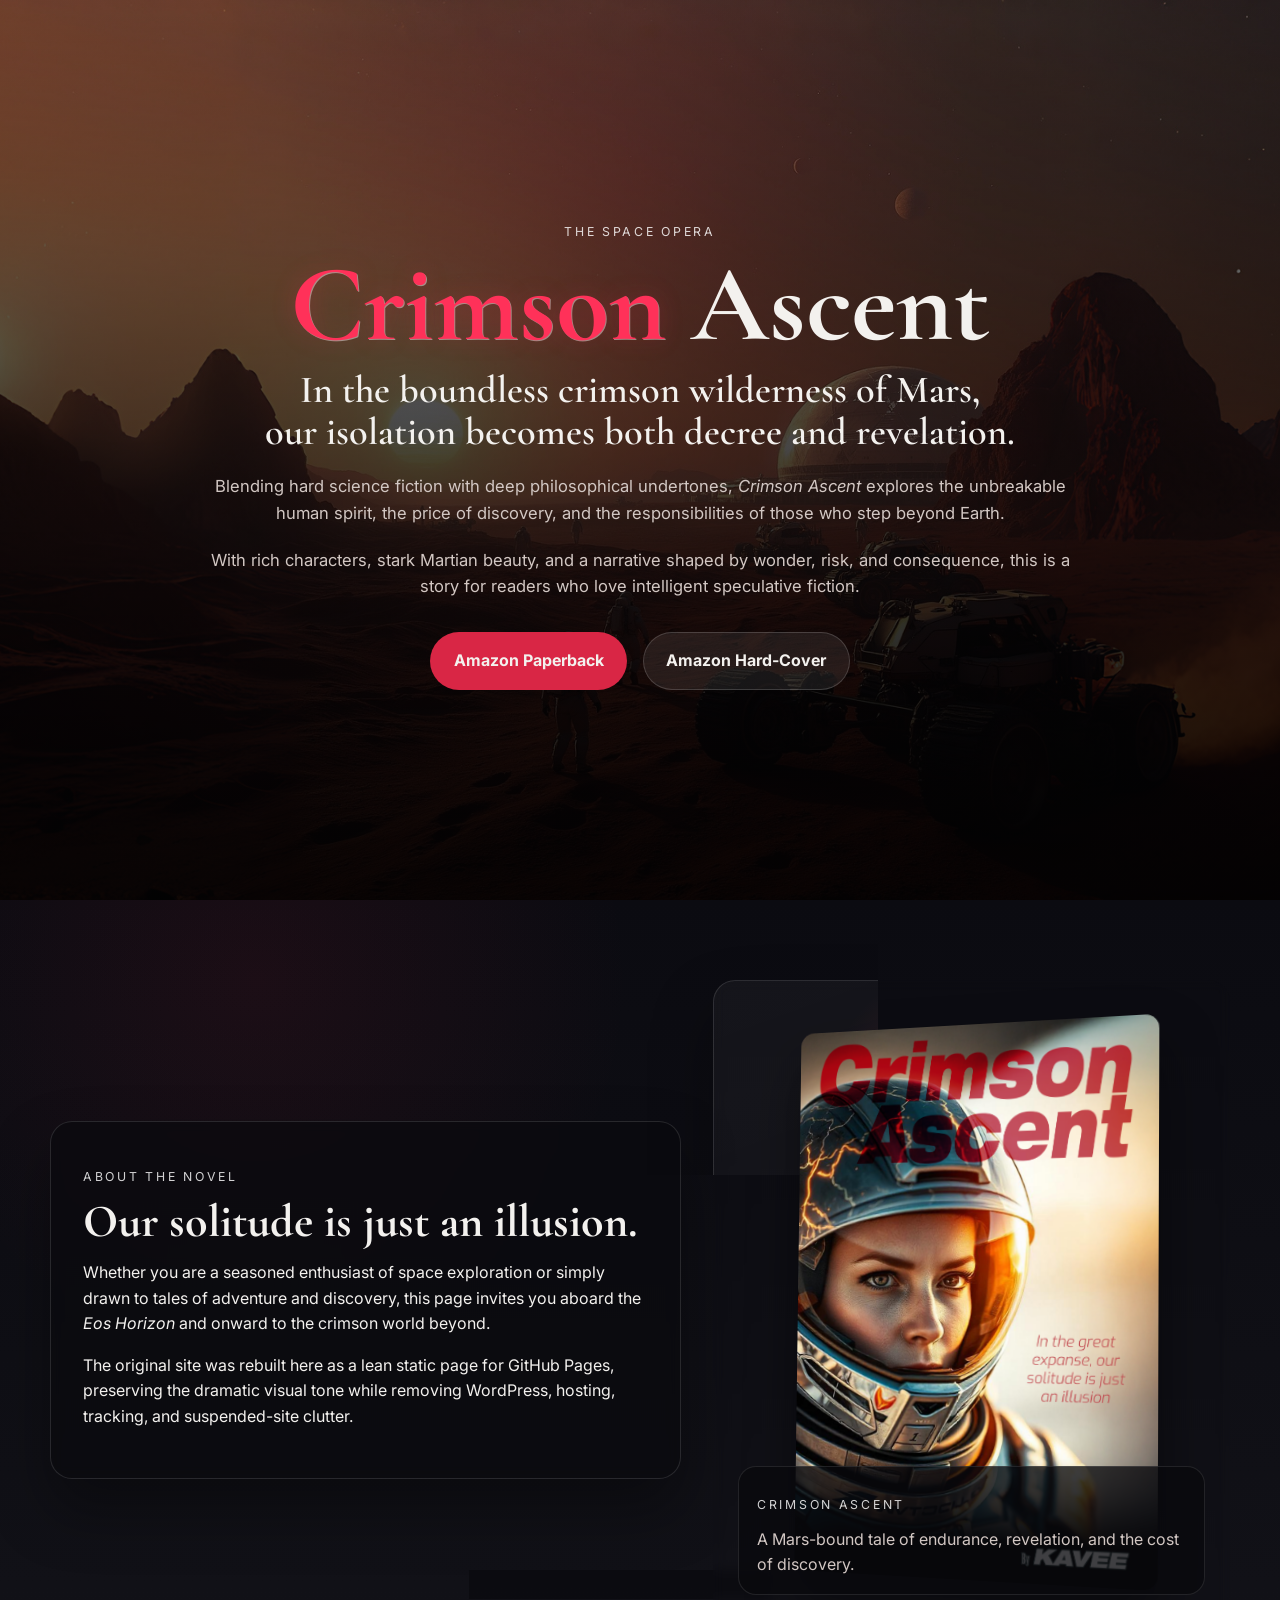
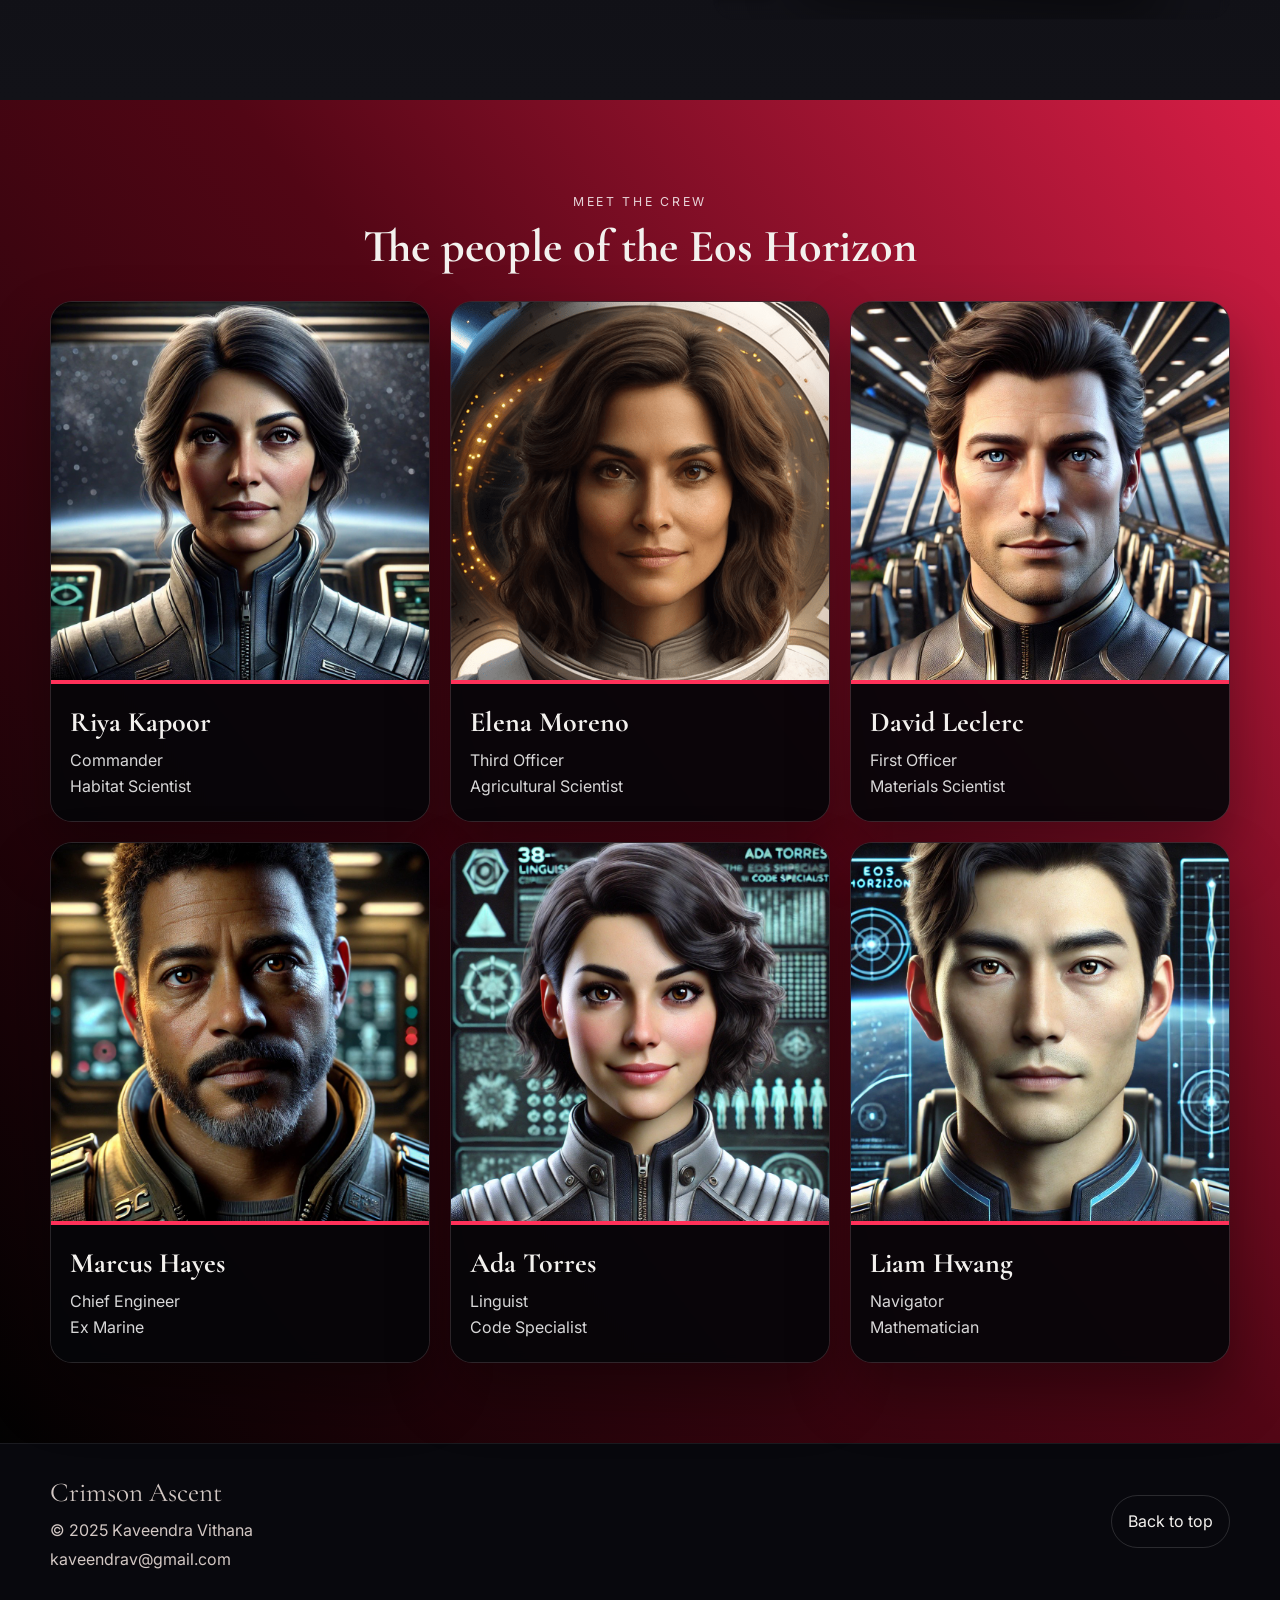
<file: index.html>
<!DOCTYPE html>
<html lang="en">
<head>
  <meta charset="UTF-8" />
  <meta name="viewport" content="width=device-width, initial-scale=1.0" />
  <title>Crimson Ascent</title>
  <meta name="description" content="A cinematic landing page for Crimson Ascent, a philosophical hard science fiction novel set on Mars." />
  <meta property="og:title" content="Crimson Ascent" />
  <meta property="og:description" content="A cinematic landing page for Crimson Ascent, a philosophical hard science fiction novel set on Mars." />
  <meta property="og:type" content="website" />
  <meta property="og:image" content="assets/mars-landscape.jpg" />
  <link rel="preconnect" href="https://fonts.googleapis.com">
  <link rel="preconnect" href="https://fonts.gstatic.com" crossorigin>
  <link href="https://fonts.googleapis.com/css2?family=Inter:wght@400;500;600;700;800&family=Cormorant+Garamond:wght@500;600;700&display=swap" rel="stylesheet">
  <link rel="stylesheet" href="styles.css" />
</head>
<body>
  <header class="hero" id="top">
    <div class="hero-overlay"></div>
    <div class="hero-content container">
      <p class="eyebrow">The Space Opera</p>
      <h1><span>Crimson</span> Ascent</h1>
      <h2>
        In the boundless crimson wilderness of Mars,<br>
        our isolation becomes both decree and revelation.
      </h2>
      <p class="lead">
        Blending hard science fiction with deep philosophical undertones, <em>Crimson Ascent</em>
        explores the unbreakable human spirit, the price of discovery, and the responsibilities
        of those who step beyond Earth.
      </p>
      <p class="supporting">
        With rich characters, stark Martian beauty, and a narrative shaped by wonder, risk,
        and consequence, this is a story for readers who love intelligent speculative fiction.
      </p>
      <div class="cta-row">
        <a class="button primary" href="https://amzn.asia/d/iF8ro8C" target="_blank" rel="noreferrer">Amazon Paperback</a>
        <a class="button secondary" href="https://amzn.asia/d/iF8ro8C" target="_blank" rel="noreferrer">Amazon Hard-Cover</a>
      </div>
    </div>
  </header>

  <main>
    <section class="section intro">
      <div class="container split">
        <div class="copy-panel">
          <p class="section-kicker">About the novel</p>
          <h3>Our solitude is just an illusion.</h3>
          <p>
            Whether you are a seasoned enthusiast of space exploration or simply drawn to tales of
            adventure and discovery, this page invites you aboard the <em>Eos Horizon</em> and onward
            to the crimson world beyond.
          </p>
          <p>
            The original site was rebuilt here as a lean static page for GitHub Pages, preserving the
            dramatic visual tone while removing WordPress, hosting, tracking, and suspended-site clutter.
          </p>
        </div>
        <div class="book-showcase" aria-label="Book cover display">
          <div class="book-shadow"></div>
          <img src="assets/cover-front.png" alt="Crimson Ascent book cover" class="book-cover main-book" />
          <div class="book-plate">
            <p class="plate-label">Crimson Ascent</p>
            <p class="plate-text">A Mars-bound tale of endurance, revelation, and the cost of discovery.</p>
          </div>
        </div>
      </div>
    </section>

    <section class="section crew-section">
      <div class="container">
        <div class="section-heading">
          <p class="section-kicker">Meet the crew</p>
          <h3>The people of the Eos Horizon</h3>
        </div>
        <div class="crew-grid">
          <article class="crew-card">
            <img src="assets/riya-kapoor.png" alt="Riya Kapoor" />
            <div class="crew-copy">
              <h4>Riya Kapoor</h4>
              <p>Commander<br>Habitat Scientist</p>
            </div>
          </article>
          <article class="crew-card">
            <img src="assets/elena-moreno.png" alt="Elena Moreno" />
            <div class="crew-copy">
              <h4>Elena Moreno</h4>
              <p>Third Officer<br>Agricultural Scientist</p>
            </div>
          </article>
          <article class="crew-card">
            <img src="assets/david-leclerc.png" alt="David Leclerc" />
            <div class="crew-copy">
              <h4>David Leclerc</h4>
              <p>First Officer<br>Materials Scientist</p>
            </div>
          </article>
          <article class="crew-card">
            <img src="assets/marcus-hayes.png" alt="Marcus Hayes" />
            <div class="crew-copy">
              <h4>Marcus Hayes</h4>
              <p>Chief Engineer<br>Ex Marine</p>
            </div>
          </article>
          <article class="crew-card">
            <img src="assets/ada-torres.png" alt="Ada Torres" />
            <div class="crew-copy">
              <h4>Ada Torres</h4>
              <p>Linguist<br>Code Specialist</p>
            </div>
          </article>
          <article class="crew-card">
            <img src="assets/liam-hwang.png" alt="Liam Hwang" />
            <div class="crew-copy">
              <h4>Liam Hwang</h4>
              <p>Navigator<br>Mathematician</p>
            </div>
          </article>
        </div>
      </div>
    </section>
  </main>

  <footer class="site-footer">
    <div class="container footer-inner">
      <div>
        <p class="footer-title">Crimson Ascent</p>
        <p>© 2025 Kaveendra Vithana</p>
        <p><a href="mailto:kaveendrav@gmail.com">kaveendrav@gmail.com</a></p>
      </div>
      <a class="back-to-top" href="#top">Back to top</a>
    </div>
  </footer>
</body>
</html>
</file>
<file: styles.css>
:root {
  --bg: #09090d;
  --bg-soft: #121219;
  --panel: rgba(10, 10, 14, 0.72);
  --text: #f3f1ee;
  --muted: #d2c7c3;
  --line: rgba(255,255,255,0.12);
  --accent: #d92645;
  --accent-strong: #ff3159;
  --shadow: 0 30px 60px rgba(0, 0, 0, 0.35);
  --radius: 22px;
}

* { box-sizing: border-box; }
html { scroll-behavior: smooth; }
body {
  margin: 0;
  font-family: 'Inter', system-ui, sans-serif;
  background: var(--bg);
  color: var(--text);
  line-height: 1.6;
}
img { max-width: 100%; display: block; }
a { color: inherit; text-decoration: none; }

.container {
  width: min(1180px, calc(100% - 2rem));
  margin: 0 auto;
}

.hero {
  position: relative;
  min-height: 100vh;
  display: grid;
  place-items: center;
  background:
    linear-gradient(180deg, rgba(8, 8, 10, 0.30), rgba(8, 8, 10, 0.72)),
    radial-gradient(circle at 50% 20%, rgba(255, 54, 84, 0.20), transparent 35%),
    url('assets/mars-landscape.jpg') center/cover no-repeat;
}

.hero-overlay {
  position: absolute;
  inset: 0;
  background: linear-gradient(180deg, rgba(0,0,0,0.18), rgba(0,0,0,0.72));
}

.hero-content {
  position: relative;
  z-index: 1;
  text-align: center;
  padding: 5rem 0;
}

.eyebrow,
.section-kicker,
.plate-label {
  text-transform: uppercase;
  letter-spacing: 0.22em;
  font-size: 0.77rem;
  color: rgba(255,255,255,0.82);
}

.hero h1,
.hero h2,
.section-heading h3,
.copy-panel h3,
.crew-copy h4,
.footer-title {
  font-family: 'Cormorant Garamond', Georgia, serif;
}

.hero h1 {
  margin: 0.2rem 0 0;
  font-size: clamp(3.8rem, 10vw, 6.8rem);
  line-height: 0.92;
  font-weight: 700;
}

.hero h1 span {
  color: var(--accent-strong);
  text-shadow: 0 0 24px rgba(255, 49, 89, 0.22), 1px 1px 0 rgba(255,255,255,0.45);
}

.hero h2 {
  margin: 1rem auto 0;
  max-width: 840px;
  font-weight: 600;
  font-size: clamp(1.55rem, 3vw, 2.7rem);
  line-height: 1.08;
}

.lead,
.supporting {
  max-width: 860px;
  margin: 1.25rem auto 0;
  color: var(--muted);
  font-size: 1.04rem;
}

.cta-row {
  display: flex;
  gap: 1rem;
  justify-content: center;
  flex-wrap: wrap;
  margin-top: 2rem;
}

.button {
  padding: 0.95rem 1.4rem;
  border-radius: 999px;
  border: 1px solid transparent;
  font-weight: 700;
  transition: transform 0.2s ease, background 0.2s ease, border-color 0.2s ease;
}
.button:hover { transform: translateY(-1px); }
.button.primary { background: var(--accent); }
.button.secondary {
  background: rgba(255,255,255,0.08);
  border-color: rgba(255,255,255,0.16);
}

.section { padding: 5rem 0; }
.intro {
  background:
    radial-gradient(circle at 20% 10%, rgba(217, 38, 69, 0.08), transparent 30%),
    linear-gradient(180deg, #0b0b11, #121218);
}

.split {
  display: grid;
  grid-template-columns: 1.1fr 0.9fr;
  gap: 2rem;
  align-items: center;
}

.copy-panel,
.book-showcase,
.crew-card {
  border: 1px solid var(--line);
  background: var(--panel);
  backdrop-filter: blur(6px);
  border-radius: var(--radius);
  box-shadow: var(--shadow);
}

.copy-panel {
  padding: 2rem;
}

.copy-panel h3,
.section-heading h3 {
  font-size: clamp(2rem, 3.6vw, 3rem);
  line-height: 0.98;
  margin: 0.5rem 0 1rem;
}

.book-showcase {
  position: relative;
  min-height: 640px;
  display: grid;
  place-items: center;
  overflow: hidden;
  background:
    radial-gradient(circle at 50% 20%, rgba(255, 65, 95, 0.18), transparent 26%),
    linear-gradient(160deg, rgba(255,255,255,0.04), rgba(255,255,255,0.01));
}

.book-shadow {
  position: absolute;
  width: 70%;
  height: 60px;
  bottom: 6.5rem;
  border-radius: 50%;
  background: rgba(0,0,0,0.46);
  filter: blur(20px);
}

.main-book {
  position: relative;
  z-index: 2;
  width: min(72%, 420px);
  border-radius: 14px;
  transform: perspective(1200px) rotateY(-14deg) rotateX(2deg);
  box-shadow: 0 30px 55px rgba(0,0,0,0.45);
}

.book-plate {
  position: absolute;
  left: 1.5rem;
  right: 1.5rem;
  bottom: 1.5rem;
  z-index: 3;
  border: 1px solid rgba(255,255,255,0.10);
  background: rgba(10, 10, 14, 0.78);
  border-radius: 18px;
  padding: 1rem 1.1rem;
}

.plate-text { margin: 0.35rem 0 0; color: var(--muted); }

.crew-section {
  background: linear-gradient(52deg, #020202 0%, #520615 55%, #d81e46 100%);
}

.section-heading {
  text-align: center;
  margin-bottom: 2rem;
}

.crew-grid {
  display: grid;
  grid-template-columns: repeat(3, minmax(0, 1fr));
  gap: 1.25rem;
}

.crew-card {
  overflow: hidden;
}

.crew-card img {
  aspect-ratio: 1 / 1;
  object-fit: cover;
  width: 100%;
}

.crew-copy {
  padding: 1rem 1.2rem 1.35rem;
  border-top: 4px solid var(--accent-strong);
  background: rgba(5, 5, 8, 0.74);
}

.crew-copy h4 {
  margin: 0 0 0.2rem;
  font-size: 1.75rem;
}

.crew-copy p {
  margin: 0;
  color: rgba(255,255,255,0.84);
}

.site-footer {
  background: #08080d;
  border-top: 1px solid rgba(255,255,255,0.08);
}

.footer-inner {
  display: flex;
  justify-content: space-between;
  align-items: center;
  gap: 1rem;
  padding: 1.5rem 0 2rem;
}

.footer-title {
  font-size: 1.7rem;
  margin: 0 0 0.35rem;
}

.footer-inner p { margin: 0.2rem 0; color: var(--muted); }
.back-to-top {
  padding: 0.8rem 1rem;
  border: 1px solid rgba(255,255,255,0.14);
  border-radius: 999px;
}

@media (max-width: 900px) {
  .split,
  .crew-grid {
    grid-template-columns: 1fr;
  }

  .book-showcase { min-height: 540px; }
  .footer-inner {
    flex-direction: column;
    align-items: flex-start;
  }
}

@media (max-width: 640px) {
  .hero-content { padding: 4rem 0; }
  .hero h2 { line-height: 1.15; }
  .copy-panel { padding: 1.4rem; }
  .section { padding: 4rem 0; }
  .book-showcase { min-height: 460px; }
  .main-book { width: min(76%, 330px); }
}
</file>
